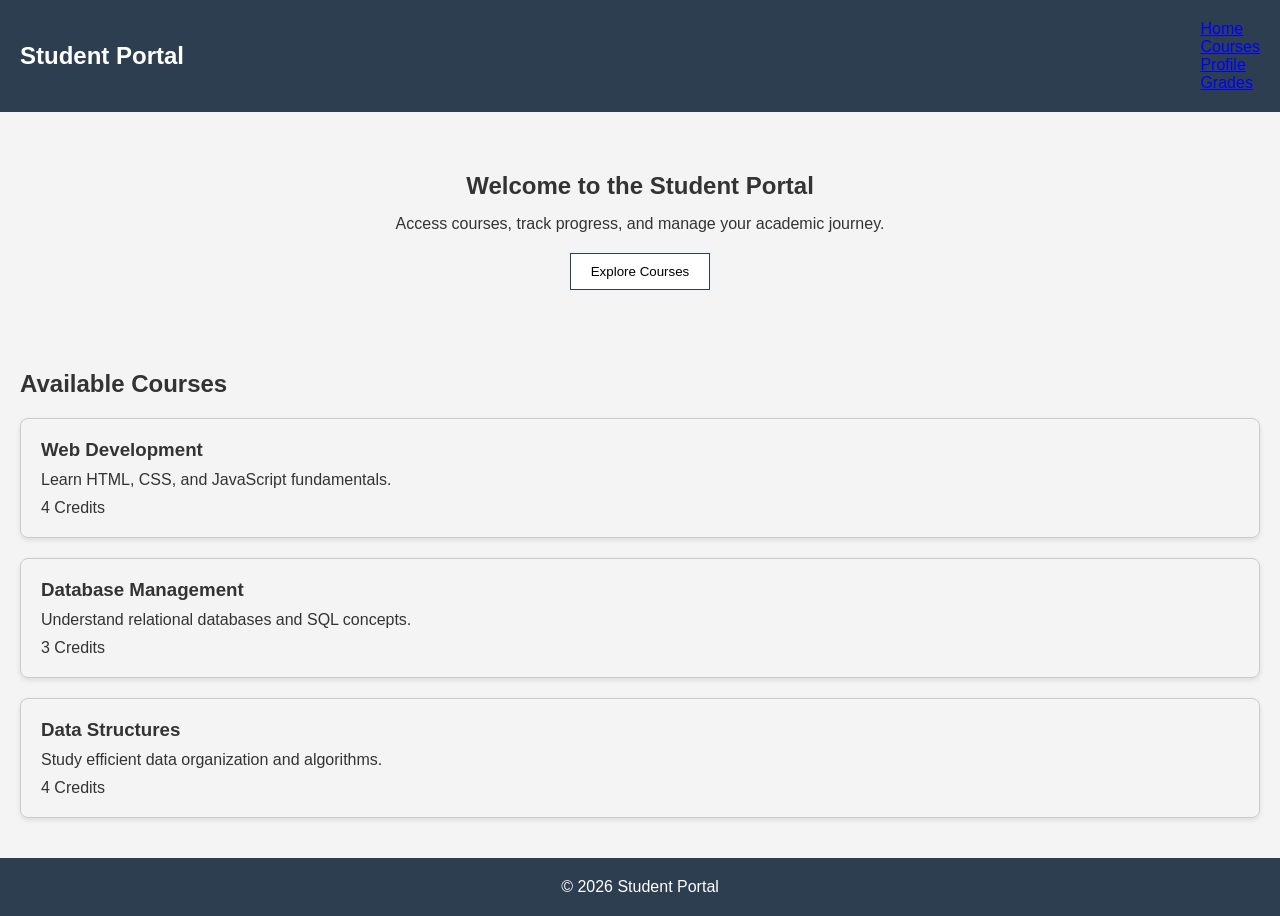
<file: Front_end/Hands_on_1/Hands_on_1.html>
<!DOCTYPE html>
<html lang="en">
<head>
    <meta charset="UTF-8">
    <meta name="viewport" content="width=device-width, initial-scale=1.0">
    <title>Student Portal</title>
    <link rel="stylesheet" href="Hands_on_1(CSS).css">
</head>
<body>

    <header>
        <h2>Student Portal</h2>

        <nav>
            <ul>
               <li><a href="#Home">Home</a><br></li> 
               <li><a href="#courses">Courses</a><br></li> 
                <li><a href="#profile">Profile</a><br></li>
                <li><a href="#grades">Grades</a><br></li>
            </ul>
        </nav>
    </header>

    <main>

        <section id="hero">
            <h1>Welcome to the Student Portal</h1>
            <p>Access courses, track progress, and manage your academic journey.</p>
            <button>Explore Courses</button>
        </section>

        <section id="courses">
            <h2>Available Courses</h2>

            <article class="course-card">
                <h3>Web Development</h3>
                <p>Learn HTML, CSS, and JavaScript fundamentals.</p>
                <span>4 Credits</span>
            </article>

            <article class="course-card">
                <h3>Database Management</h3>
                <p>Understand relational databases and SQL concepts.</p>
                <span>3 Credits</span>
            </article>

            <article class="course-card">
                <h3>Data Structures</h3>
                <p>Study efficient data organization and algorithms.</p>
                <span>4 Credits</span>
            </article>

        </section>

    </main>

    <footer>
        <p>&copy; 2026 Student Portal</p>
    </footer>

</body>
</html>
</file>
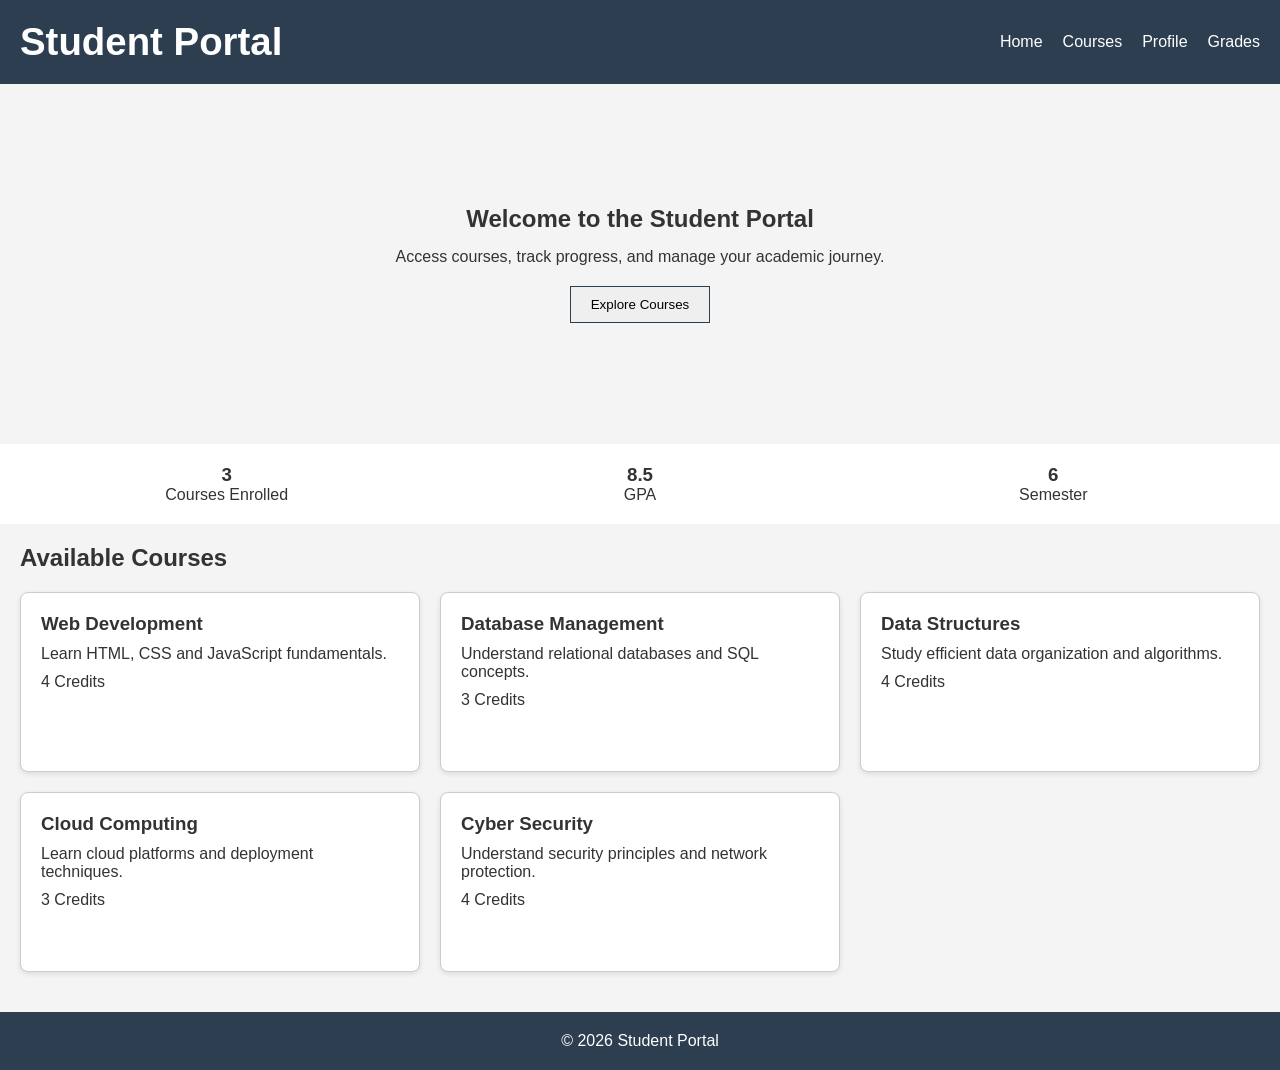
<file: Front_end/Hands_on_2/Hands_on_2.html>
<!DOCTYPE html>
<html lang="en">
<head>
    <meta charset="UTF-8">
    <meta name="viewport" content="width=device-width, initial-scale=1.0">
    <title>Student Portal</title>
    <link rel="stylesheet" href="Hands_on_2.css">
</head>
<body>

<header>
    <h2 class="site-title">Student Portal</h2>

    <nav>
        <ul>
            <li><a href="#Home">Home</a></li>
            <li><a href="#Courses">Courses</a></li>
            <li><a href="#Profile">Profile</a></li>
            <li><a href="#Grades">Grades</a></li>
        </ul>
    </nav>
</header>

<main>

    <section id="hero">
        <h1>Welcome to the Student Portal</h1>
        <p>Access courses, track progress, and manage your academic journey.</p>
        <button>Explore Courses</button>
    </section>

    <section class="stats-bar">
        <div class="stat-item">
            <h3>3</h3>
            <p>Courses Enrolled</p>
        </div>

        <div class="stat-item">
            <h3>8.5</h3>
            <p>GPA</p>
        </div>

        <div class="stat-item">
            <h3>6</h3>
            <p>Semester</p>
        </div>
    </section>

    <section id="courses">
        <h2>Available Courses</h2>

        <div class="course-grid">

            <article class="course-card">
                <h3>Web Development</h3>
                <p>Learn HTML, CSS and JavaScript fundamentals.</p>
                <span>4 Credits</span>
            </article>

            <article class="course-card">
                <h3>Database Management</h3>
                <p>Understand relational databases and SQL concepts.</p>
                <span>3 Credits</span>
            </article>

            <article class="course-card">
                <h3>Data Structures</h3>
                <p>Study efficient data organization and algorithms.</p>
                <span>4 Credits</span>
            </article>

            <article class="course-card">
                <h3>Cloud Computing</h3>
                <p>Learn cloud platforms and deployment techniques.</p>
                <span>3 Credits</span>
            </article>

            <article class="course-card">
                <h3>Cyber Security</h3>
                <p>Understand security principles and network protection.</p>
                <span>4 Credits</span>
            </article>

        </div>
    </section>

</main>

<footer>
    <p>&copy; 2026 Student Portal</p>
</footer>

</body>
</html>
</file>
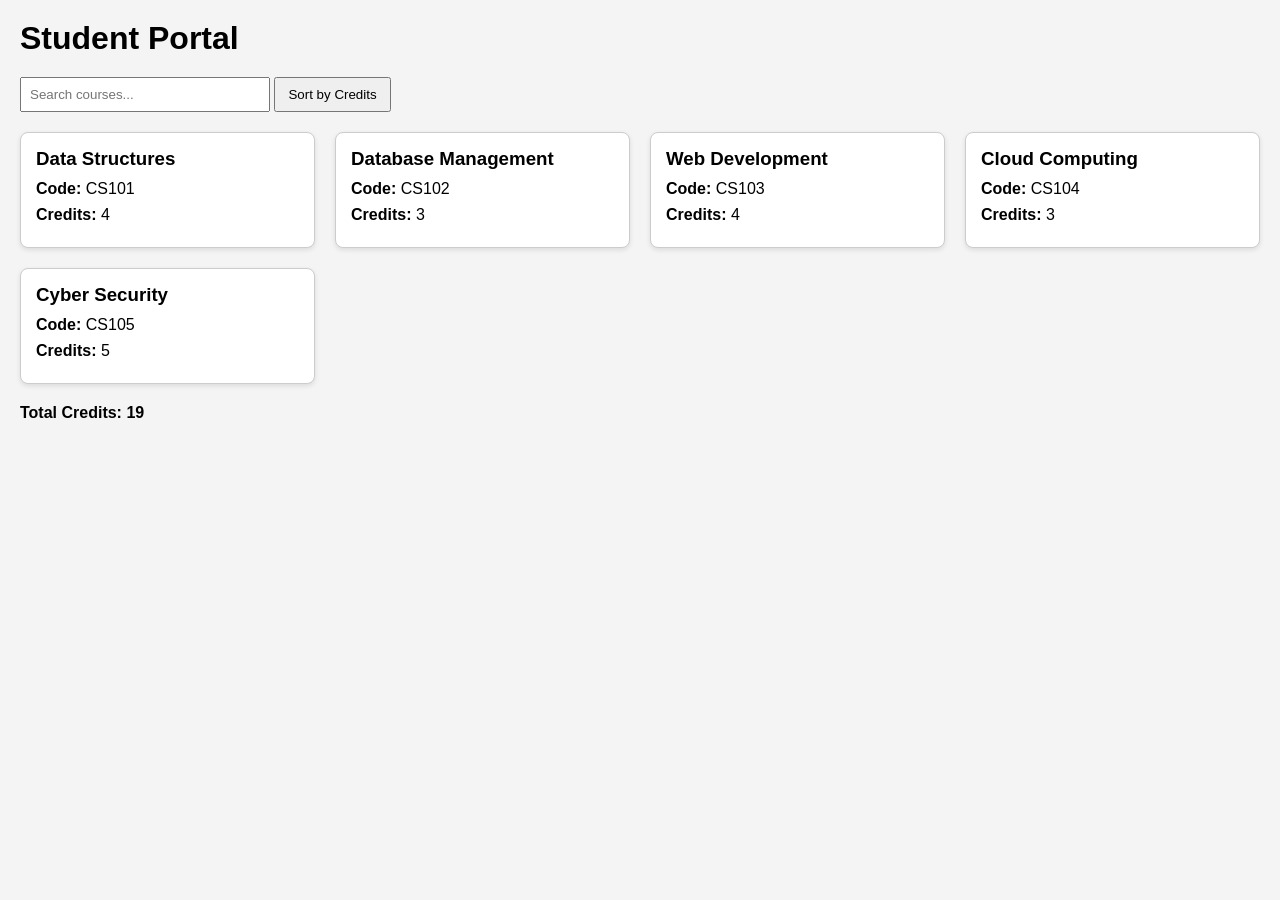
<file: Front_end/Hands_on_3/Hands_on_3.html>
<!DOCTYPE html>
<html lang="en">
<head>
    <meta charset="UTF-8">
    <meta name="viewport" content="width=device-width, initial-scale=1.0">
    <title>Student Portal</title>

    <style>
        *{
            margin:0;
            padding:0;
            box-sizing:border-box;
        }

        body{
            font-family:Arial,sans-serif;
            padding:20px;
            background:#f4f4f4;
        }

        h1{
            margin-bottom:20px;
        }

        .controls{
            margin-bottom:20px;
        }

        #search-courses{
            padding:8px;
            width:250px;
        }

        #sort-btn{
            padding:8px 12px;
            cursor:pointer;
        }

        .course-grid{
            display:grid;
            grid-template-columns:repeat(auto-fit,minmax(250px,1fr));
            gap:20px;
        }

        .course-card{
            background:white;
            border:1px solid #ccc;
            border-radius:8px;
            padding:15px;
            cursor:pointer;
            box-shadow:0 2px 5px rgba(0,0,0,0.1);
        }

        .course-card:hover{
            background:#f0f0f0;
        }

        .course-card h3{
            margin-bottom:10px;
        }

        .course-card p{
            margin-bottom:8px;
        }

        #total-credits{
            margin-top:20px;
            font-weight:bold;
        }

        #selected-course{
            margin-top:15px;
            font-weight:bold;
            color:green;
        }
    </style>
</head>
<body>

    <h1>Student Portal</h1>

    <div class="controls">
        <input
            type="text"
            id="search-courses"
            placeholder="Search courses..."
        >

        <button id="sort-btn">
            Sort by Credits
        </button>
    </div>

    <div class="course-grid"></div>

    <p id="total-credits"></p>

    <div id="selected-course"></div>

    <script type="module" src="Hands_on_3(2).js"></script>

</body>
</html>
</file>
<file: Front_end/Hands_on_1/Hands_on_1(CSS).css>
* {
    margin: 0;
    padding: 0;
    box-sizing: border-box;
}

body {
    font-family: Arial, sans-serif;
    background-color: #f4f4f4;
    color: #333;
}

header {
    padding: 20px;
    background-color: #2c3e50;
    color: white;
    display: flex;
    justify-content: space-between;
    align-items: center;
}

nav ul {
    list-style: none;
}

nav ul li {
    display: inline;
    margin-left: 20px;
}

nav ul li a {
    color: blue;
    text-decoration: underline;
}

#hero {
    text-align: center;
    padding: 60px 20px;
}

#hero h1 {
    margin-bottom: 15px;
}

#hero p {
    margin-bottom: 20px;
}

#hero button {
    padding: 10px 20px;
    border: 1px solid #2c3e50;
    background-color: white;
    cursor: pointer;
}

#hero button:hover {
    background-color: #2c3e50;
    color: white;
}

#courses {
    padding: 20px;
}

#courses h2 {
    margin-bottom: 20px;
}

.course-card {
    padding: 20px;
    border: 1px solid #ccc;
    border-radius: 8px;
    box-shadow: 0 2px 5px rgba(0, 0, 0, 0.1);
    margin-bottom: 20px;
}

.course-card h3 {
    margin-bottom: 10px;
}

.course-card p {
    margin-bottom: 10px;
}

footer {
    text-align: center;
    padding: 20px;
    background-color: #2c3e50;
    color: white;
}
header {
    padding: 20px;
    background-color: #2c3e50;
    color: white;
    display: flex;
    justify-content: space-between;
    align-items: center;
}

nav ul {
    list-style: none;
}

nav ul li {
    display: inline;
    margin-left: 20px;
}
</file>
<file: Front_end/Hands_on_2/Hands_on_2.css>
*{
    margin:0;
    padding:0;
    box-sizing:border-box;
}
body{
    font-family:Arial,sans-serif;
    background:#f4f4f4;
    color:#333;
}
header{
    display:flex;
    flex-direction:column;
    align-items:center;
    gap:15px;
    padding:20px;
    background:#2c3e50;
    color:white;
}
.site-title{
    font-size:clamp(1.5rem,3vw,2.5rem);
}
nav ul{
    list-style:none;
    display:flex;
    flex-direction:column;
    gap:10px;
}
nav ul li a{
    text-decoration:none;
    color:white;
}
#hero{
    min-height:40vh;
    display:flex;
    flex-direction:column;
    justify-content:center;
    align-items:center;
    text-align:center;
    padding:40px 20px;
}
#hero h1{
    margin-bottom:15px;
}
#hero p{
    margin-bottom:20px;
}
#hero button{
    padding:10px 20px;
    border:1px solid #2c3e50;
    cursor:pointer;
}
#hero button:hover{
    background:#2c3e50;
    color:white;
}
.stats-bar{
    display:flex;
    justify-content:space-around;
    text-align:center;
    padding:20px;
    background:white;
}
.stat-item{
    flex:1;
}
#courses{
    padding:20px;
}
#courses h2{
    margin-bottom:20px;
}
.course-grid{
    display:grid;
    grid-template-columns:1fr;
    gap:20px;
}
.course-card{
    padding:20px;
    border:1px solid #ccc;
    border-radius:8px;
    box-shadow:0 2px 5px rgba(0,0,0,0.1);
    min-height:180px;
    align-self:stretch;
    background:white;
}
.course-card h3{
    margin-bottom:10px;
}
.course-card p{
    margin-bottom:10px;
}
footer{
    text-align:center;
    padding:20px;
    background:#2c3e50;
    color:white;
    margin-top:20px;
}
@media (min-width:768px){
    header{
        flex-direction:row;
        justify-content:space-between;
        align-items:center;
    }
    nav ul{
        flex-direction:row;
        gap:20px;
    }
    .course-grid{
        grid-template-columns:repeat(2,1fr);
    }
}
@media (min-width:1024px){

    #hero{
        padding:80px 20px;
    }

    .course-grid{
        grid-template-columns:repeat(3,1fr);
    }
}
</file>
